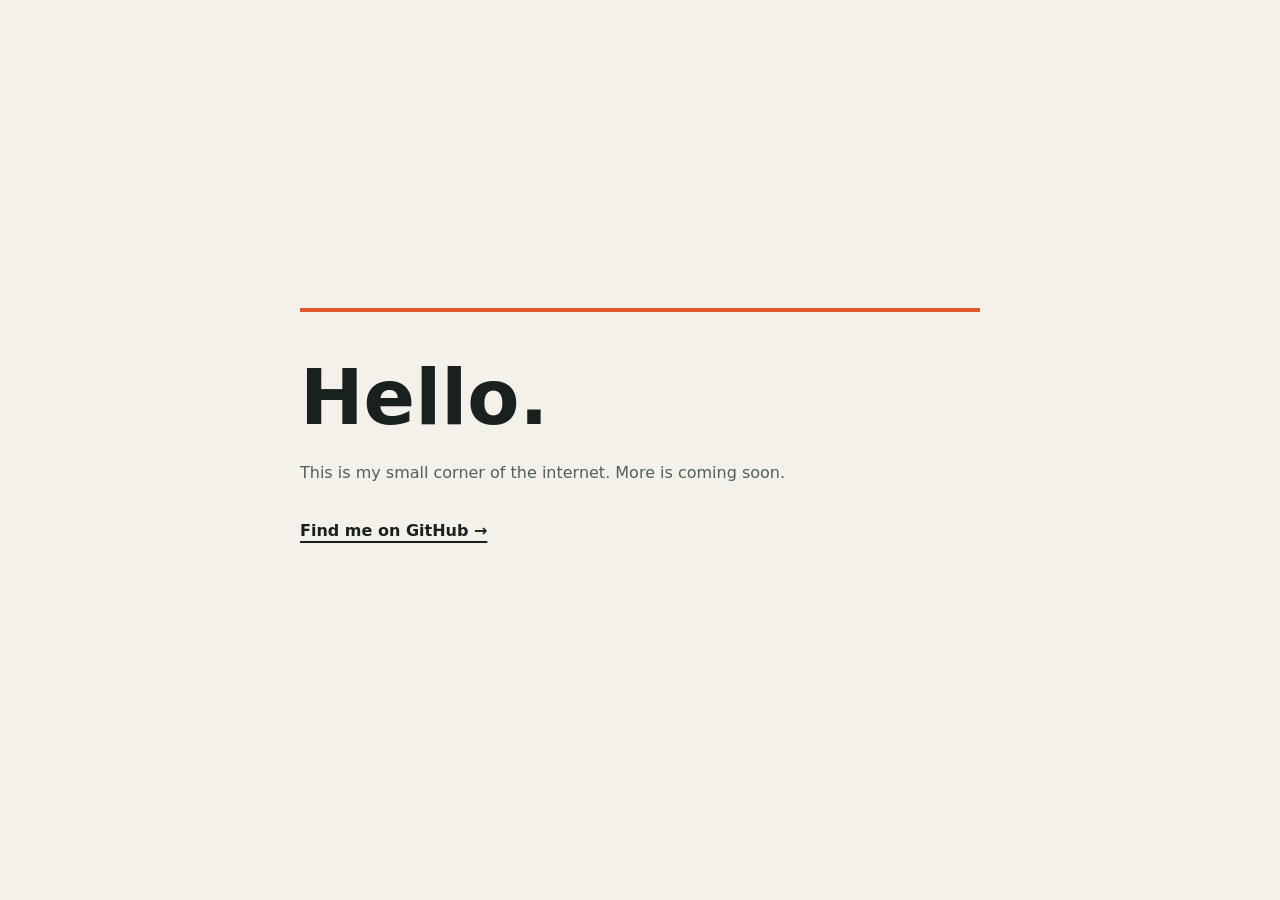
<file: index.html>
<!doctype html>
<html lang="en">
<head>
  <meta charset="utf-8">
  <meta name="viewport" content="width=device-width,initial-scale=1">
  <title>Rjmiyyy</title>
  <style>
    *{box-sizing:border-box}body{margin:0;min-height:100vh;display:grid;place-items:center;background:#f4f1ea;color:#18211d;font:16px/1.6 system-ui,sans-serif}main{width:min(680px,90%);border-top:4px solid #e4572e;padding:48px 0}h1{font-size:clamp(42px,10vw,76px);line-height:1;margin:0 0 24px}p{max-width:520px;color:#52605a}a{display:inline-block;margin-top:16px;color:#18211d;font-weight:700;text-decoration-thickness:2px;text-underline-offset:5px}@media(max-width:500px){main{padding:32px 0}}
  </style>
</head>
<body>
  <main>
    <h1>Hello.</h1>
    <p>This is my small corner of the internet. More is coming soon.</p>
    <a href="https://github.com/Rjmiyyy">Find me on GitHub &rarr;</a>
  </main>
</body>
</html>
</file>
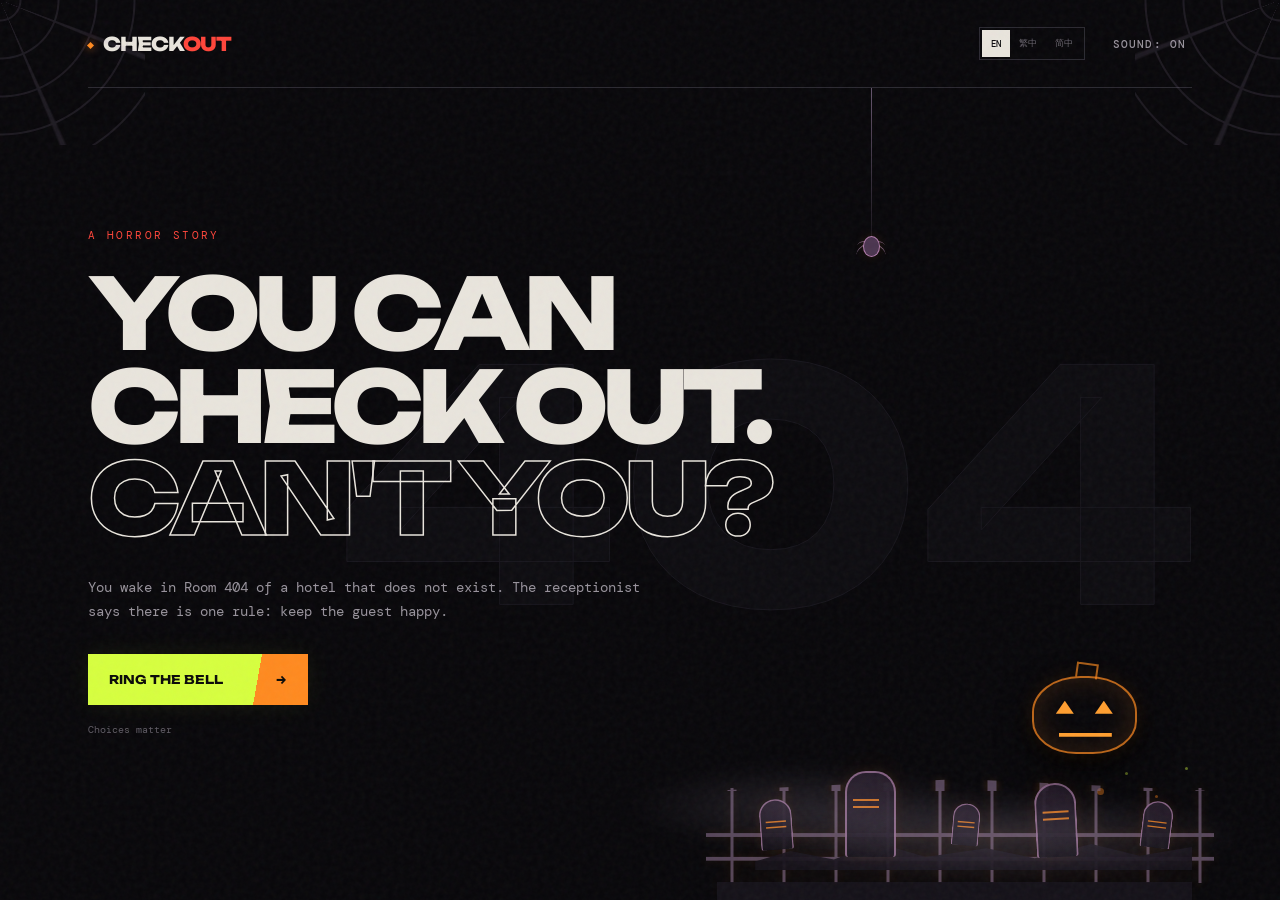
<file: game/index.html>
<!doctype html>
<html lang="en">
<head>
  <meta charset="UTF-8">
  <meta name="viewport" content="width=device-width, initial-scale=1.0">
  <meta name="theme-color" content="#0a090d">
  <title>CHECK OUT — A Horror Story</title>
  <link rel="preconnect" href="https://fonts.googleapis.com">
  <link rel="preconnect" href="https://fonts.gstatic.com" crossorigin>
  <link href="https://fonts.googleapis.com/css2?family=DM+Mono:wght@400;500&family=Unbounded:wght@500;700;800&display=swap" rel="stylesheet">
  <link rel="stylesheet" href="style.css">
  <link rel="stylesheet" href="final-overrides.css?v=4">
</head>
<body>
  <div class="noise"></div>
  <div class="halloween-sky" aria-hidden="true">
    <span class="moon"></span><span class="bat bat-one"></span><span class="bat bat-two"></span><span class="bat bat-three"></span>
  </div>
  <div class="cobweb web-left" aria-hidden="true"></div><div class="cobweb web-right" aria-hidden="true"></div>
  <div class="dead-branch branch-left" aria-hidden="true"></div><div class="dead-branch branch-right" aria-hidden="true"></div>
  <main class="game-shell">
    <header>
      <a class="brand" href="./">CHECK<span>OUT</span></a>
      <div class="header-actions">
        <div class="lang-switch" aria-label="Language">
          <button class="lang-btn active" data-lang="en">EN</button>
          <button class="lang-btn" data-lang="zh-Hant">繁中</button>
          <button class="lang-btn" data-lang="zh-Hans">简中</button>
        </div>
        <button id="soundBtn" class="icon-btn" aria-label="Toggle sound">SOUND: ON</button>
        <button id="restartBtn" class="icon-btn hidden" aria-label="Restart game">RESTART</button>
      </div>
    </header>

    <section id="startScreen" class="screen start-screen active">
      <div class="graveyard" aria-hidden="true"><i></i><i></i><i></i><i></i><i></i></div>
      <div class="iron-fence" aria-hidden="true"></div>
      <div class="hanging-spider" aria-hidden="true"><i></i></div>
      <div class="ground-mist mist-one" aria-hidden="true"></div><div class="ground-mist mist-two" aria-hidden="true"></div>
      <div class="jack-lantern" aria-hidden="true"><i class="pumpkin-eye left"></i><i class="pumpkin-eye right"></i><i class="pumpkin-mouth"></i></div>
      <div class="eyebrow">A HORROR STORY</div>
      <h1>YOU CAN<br>CHECK OUT.<br><em>CAN'T YOU?</em></h1>
      <p class="intro">You wake in Room 404 of a hotel that does not exist. The receptionist says there is one rule: keep the guest happy.</p>
      <button id="startBtn" class="primary-btn">RING THE BELL <span>→</span></button>
      <p class="tiny">Choices matter</p>
    </section>

    <section id="gameScreen" class="screen game-screen">
      <div class="story-panel">
        <div class="scene-meta"><span id="chapter">01 / ROOM 404</span><span id="time">03:33 AM</span></div>
        <div id="sceneIcon" class="scene-icon">◉</div>
        <h2 id="sceneTitle">The Wake-Up Call</h2>
        <div id="storyText" class="story-text"></div>
        <div id="choices" class="choices"></div>
      </div>

      <aside class="demon-panel">
        <div class="demon-card">
          <div class="demon-label">YOUR ROOMMATE</div>
          <div id="demonFace" class="demon-face" aria-label="A watching demon">
            <div class="horn left"></div><div class="horn right"></div>
            <div class="eye left"></div><div class="eye right"></div>
            <div class="mouth"></div>
          </div>
          <div class="mood-row"><span id="moodName">AMUSED</span><span id="moodValue">50%</span></div>
          <div class="meter"><div id="moodBar" class="meter-fill"></div></div>
          <p id="demonQuote" class="demon-quote">“Let's see what kind of guest you are.”</p>
        </div>
        <div class="inventory">
          <div class="side-title">POCKETS</div>
          <div id="items" class="items"><span class="empty">Nothing. Not even a phone.</span></div>
        </div>
        <div class="progress-wrap"><span>WAY OUT?</span><span id="progressText">0%</span><div class="progress"><div id="progressBar"></div></div></div>
      </aside>
    </section>

    <section id="resultScreen" class="screen result-screen">
      <div class="result-ornament" aria-hidden="true"><i></i><span></span><i></i></div>
      <div id="resultIcon" class="result-icon">☠</div>
      <div class="result-label">YOUR STATUS</div>
      <h2 id="resultStatus">DIED!</h2>
      <p id="resultHint">The hotel has made its decision.</p>
      <button id="viewEndingBtn" class="primary-btn">VIEW ENDING <span>→</span></button>
    </section>

    <section id="endScreen" class="screen end-screen">
      <div class="result-ornament end-ornament" aria-hidden="true"><i></i><span></span><i></i></div>
      <div id="endStamp" class="end-stamp">ENDING 1</div>
      <div id="endIcon" class="end-icon">☠</div>
      <h2 id="endTitle">DO NOT DISTURB</h2>
      <p id="endText"></p>
      <div id="endStats" class="end-stats"></div>
      <button id="againBtn" class="primary-btn">CHECK IN AGAIN <span>↻</span></button>
      <p class="tiny">Some exits only open when the demon is angry. Some when it is happy.</p>
    </section>
  </main>
  <div id="flash" class="flash"></div>
  <script src="i18n.js"></script>
  <script src="game.js"></script>
</body>
</html>
</file>
<file: game/style.css>
:root{--ink:#e9e5dd;--dim:#98939c;--red:#ff453a;--acid:#d7ff3f;--panel:#111015;--line:#2b2931;--mood:#d7ff3f}*{box-sizing:border-box}html,body{margin:0;min-height:100%;background:#08070a;color:var(--ink);font-family:'DM Mono',monospace}body{overflow-x:hidden}.noise{position:fixed;inset:0;pointer-events:none;opacity:.055;z-index:20;background-image:url("data:image/svg+xml,%3Csvg viewBox='0 0 180 180' xmlns='http://www.w3.org/2000/svg'%3E%3Cfilter id='n'%3E%3CfeTurbulence type='fractalNoise' baseFrequency='.9' numOctaves='4' stitchTiles='stitch'/%3E%3C/filter%3E%3Crect width='100%25' height='100%25' filter='url(%23n)' opacity='.8'/%3E%3C/svg%3E")}.game-shell{width:min(1180px,100%);min-height:100vh;margin:auto;padding:0 38px}header{height:88px;display:flex;align-items:center;justify-content:space-between;border-bottom:1px solid var(--line)}.brand{font-family:Unbounded,sans-serif;font-weight:800;color:var(--ink);text-decoration:none;font-size:19px;letter-spacing:-1px}.brand span{color:var(--red)}.header-actions{display:flex;gap:22px}.icon-btn{background:none;border:0;color:var(--dim);font:500 11px 'DM Mono';letter-spacing:.1em;cursor:pointer}.icon-btn:hover{color:var(--ink)}.hidden{display:none!important}.screen{display:none}.screen.active{display:flex}.start-screen{min-height:calc(100vh - 88px);flex-direction:column;justify-content:center;align-items:flex-start;padding:56px 0 70px;position:relative}.start-screen:after{content:'404';position:absolute;right:-10px;top:50%;transform:translateY(-53%);font:800 clamp(150px,25vw,330px)/1 Unbounded;color:#0d0c10;z-index:-1;-webkit-text-stroke:1px #17151c}.eyebrow,.end-stamp{color:var(--red);font-size:11px;letter-spacing:.22em;margin-bottom:25px}.start-screen h1{font:800 clamp(48px,7.7vw,102px)/.94 Unbounded;margin:0;letter-spacing:-.07em}.start-screen h1 em{font-style:normal;color:transparent;-webkit-text-stroke:1.5px var(--ink)}.intro{max-width:560px;color:var(--dim);font-size:14px;line-height:1.75;margin:30px 0}.primary-btn{border:0;background:var(--acid);color:#0a0a08;font:700 12px Unbounded;padding:18px 21px;min-width:220px;display:flex;justify-content:space-between;cursor:pointer;box-shadow:0 0 0 var(--acid);transition:.2s}.primary-btn:hover{transform:translate(-3px,-3px);box-shadow:6px 6px 0 #535f1f}.tiny{color:#5f5b64;font-size:10px;margin-top:18px}.game-screen{padding:46px 0 70px;gap:55px;align-items:flex-start}.story-panel{flex:1;min-width:0}.scene-meta{display:flex;justify-content:space-between;color:var(--red);font-size:10px;letter-spacing:.16em;border-bottom:1px solid var(--line);padding-bottom:14px}.scene-icon{font-size:35px;color:var(--acid);margin:42px 0 18px;text-shadow:0 0 20px currentColor}.story-panel h2,.end-screen h2{font:700 clamp(28px,4vw,49px)/1.08 Unbounded;letter-spacing:-.045em;margin:0 0 26px}.story-text{font-size:14px;line-height:1.8;color:#b9b4bc;min-height:118px}.story-text p{margin:0 0 12px}.story-text strong{color:var(--ink);font-weight:500}.choices{display:grid;gap:10px;margin-top:30px}.choice{width:100%;display:flex;align-items:center;text-align:left;gap:15px;padding:16px 18px;color:var(--ink);background:#0d0c10;border:1px solid var(--line);font:12px/1.4 'DM Mono';cursor:pointer;transition:.15s}.choice b{color:var(--red);font-weight:500}.choice:hover{border-color:var(--acid);background:#12140e;transform:translateX(4px)}.choice:disabled{opacity:.5}.demon-panel{width:305px;flex-shrink:0;position:sticky;top:28px}.demon-card{background:var(--panel);border:1px solid var(--line);padding:19px}.demon-label,.side-title{font-size:9px;letter-spacing:.2em;color:#69656e}.demon-face{height:185px;position:relative;margin:8px 0 5px;transition:.4s;filter:drop-shadow(0 0 16px color-mix(in srgb,var(--mood) 25%,transparent))}.demon-face:before{content:'';position:absolute;left:50%;top:41px;transform:translateX(-50%);width:125px;height:128px;background:#09080b;border:1px solid #3e3944;border-radius:47% 47% 40% 40%;box-shadow:inset 0 -25px 35px #160b10}.horn{position:absolute;width:35px;height:67px;border:2px solid #4a454f;border-bottom:0;top:18px;z-index:-1}.horn.left{left:58px;border-radius:70% 0 0;transform:rotate(-25deg)}.horn.right{right:58px;border-radius:0 70% 0 0;transform:rotate(25deg)}.eye{position:absolute;top:92px;width:27px;height:8px;background:var(--mood);z-index:2;box-shadow:0 0 13px var(--mood);transition:.4s}.eye.left{left:83px;transform:rotate(8deg)}.eye.right{right:83px;transform:rotate(-8deg)}.mouth{position:absolute;z-index:2;left:50%;top:130px;transform:translateX(-50%);width:43px;height:13px;border-bottom:2px solid var(--mood);border-radius:50%;transition:.4s}.mood-row{display:flex;justify-content:space-between;font-size:10px;color:var(--mood)}.meter{height:4px;background:#29262e;margin:9px 0 17px}.meter-fill{width:50%;height:100%;background:var(--mood);box-shadow:0 0 8px var(--mood);transition:.5s}.demon-quote{font-size:10px;color:#85808a;line-height:1.55;min-height:44px;margin:0}.inventory{padding:18px 3px;border-bottom:1px solid var(--line)}.items{display:flex;flex-wrap:wrap;gap:7px;margin-top:12px}.item{font-size:9px;color:#aba6af;border:1px solid #39363e;padding:6px 8px}.empty{font-size:9px;color:#58545c}.progress-wrap{font-size:9px;color:#69656e;padding-top:18px;display:grid;grid-template-columns:1fr auto;gap:8px}.progress{grid-column:1/-1;height:2px;background:#25232a}.progress div{height:100%;width:0;background:var(--red);transition:.5s}.end-screen{min-height:calc(100vh - 88px);padding:55px 0 70px;flex-direction:column;align-items:center;justify-content:center;text-align:center}.end-icon{font-size:60px;color:var(--red);margin:3px 0 18px}.end-screen h2{max-width:850px}.end-screen>p:not(.tiny){max-width:610px;color:#aaa5ae;font-size:14px;line-height:1.75;margin:0 0 25px}.end-stats{display:flex;gap:1px;margin:0 0 30px;background:var(--line)}.stat{min-width:130px;background:#0d0c10;padding:13px}.stat b{display:block;color:var(--acid);font:700 16px Unbounded;margin-bottom:6px}.stat span{font-size:8px;letter-spacing:.12em;color:#76717b}.end-screen .primary-btn{margin:auto}.flash{position:fixed;inset:0;background:#fff;opacity:0;pointer-events:none;z-index:100}.flash.go{animation:flash .35s}@keyframes flash{0%{opacity:0}20%{opacity:.65}100%{opacity:0}}@media(max-width:780px){.game-shell{padding:0 20px}header{height:70px}.start-screen,.end-screen{min-height:calc(100vh - 70px)}.start-screen h1{font-size:clamp(42px,13vw,70px)}.game-screen{flex-direction:column;padding-top:28px;gap:28px}.demon-panel{width:100%;position:static;display:grid;grid-template-columns:1fr 1fr;gap:10px}.demon-card{grid-column:1/-1;display:grid;grid-template-columns:125px 1fr;column-gap:18px}.demon-label{grid-column:1/-1}.demon-face{height:130px;grid-row:2/6}.demon-face:before{width:90px;height:96px;top:24px}.horn{top:10px;height:50px}.horn.left{left:8px}.horn.right{right:8px}.eye{top:62px;width:19px}.eye.left{left:38px}.eye.right{right:38px}.mouth{top:92px}.mood-row{align-self:end}.inventory{padding:15px;border:1px solid var(--line)}.progress-wrap{padding:15px;border:1px solid var(--line)}.scene-icon{margin-top:27px}.end-stats{flex-wrap:wrap;justify-content:center}.stat{min-width:105px}}
.result-screen{min-height:calc(100vh - 88px);padding:55px 0 70px;flex-direction:column;align-items:center;justify-content:center;text-align:center}.result-icon{font-size:72px;color:var(--red);margin-bottom:20px;text-shadow:0 0 28px currentColor}.result-label{font-size:10px;letter-spacing:.25em;color:var(--dim);margin-bottom:18px}.result-screen h2{font:800 clamp(54px,9vw,112px)/.95 Unbounded;letter-spacing:-.07em;margin:0;color:var(--red)}.result-screen p{color:#88838d;font-size:13px;margin:25px 0 32px}.result-screen .primary-btn{margin:auto}.result-screen.escaped .result-icon,.result-screen.escaped h2{color:#75ffba}.result-screen.trapped .result-icon,.result-screen.trapped h2{color:#ffd45a}.result-screen.changed .result-icon,.result-screen.changed h2{color:#c58cff}@media(max-width:780px){.result-screen{min-height:calc(100vh - 70px)}}
.lang-switch{display:flex;border:1px solid var(--line);padding:2px}.lang-btn{border:0;background:transparent;color:#69656e;font:500 9px 'DM Mono';padding:7px 9px;cursor:pointer}.lang-btn:hover{color:var(--ink)}.lang-btn.active{background:var(--ink);color:#0a090d}.header-actions{align-items:center}@media(max-width:600px){header{height:auto;min-height:70px;padding:12px 0;align-items:flex-start}.header-actions{gap:8px;flex-wrap:wrap;justify-content:flex-end}.lang-switch{order:2;width:100%}.lang-btn{flex:1;padding:6px}.icon-btn{padding-top:8px}.brand{padding-top:7px}}
@keyframes shake{0%,100%{transform:translateX(0)}25%{transform:translateX(-5px)}75%{transform:translateX(5px)}}.shake{animation:shake .25s 2}

/* Homepage graveyard scene */
.graveyard{position:absolute;right:0;bottom:0;width:43%;height:170px;z-index:-1;opacity:.42;border-bottom:18px solid #16121a;filter:drop-shadow(0 -5px 18px rgba(255,138,31,.04))}.graveyard:before{content:'';position:absolute;left:8%;right:0;bottom:12px;height:42px;background:#16121a;clip-path:polygon(0 80%,8% 55%,18% 75%,28% 35%,39% 69%,53% 48%,64% 72%,77% 38%,88% 66%,100% 45%,100% 100%,0 100%)}.graveyard i{position:absolute;bottom:25px;width:42px;height:65px;border:2px solid #33283a;border-bottom:0;border-radius:21px 21px 3px 3px;background:linear-gradient(180deg,#131016,#0d0b10)}.graveyard i:before{content:'';position:absolute;width:26px;height:2px;background:#ff8a1f;left:6px;top:26px;opacity:.22;box-shadow:0 7px 0 #ff8a1f}.graveyard i:nth-child(1){left:8%;transform:scale(.78) rotate(-4deg)}.graveyard i:nth-child(2){left:27%;height:86px;width:51px}.graveyard i:nth-child(3){left:48%;transform:scale(.65) rotate(5deg)}.graveyard i:nth-child(4){left:67%;height:74px;transform:rotate(-3deg)}.graveyard i:nth-child(5){right:3%;transform:scale(.72) rotate(7deg)}.iron-fence{position:absolute;right:-2%;bottom:17px;width:46%;height:95px;z-index:-2;opacity:.22;background:repeating-linear-gradient(90deg,transparent 0 24px,#8c718f 25px 27px,transparent 28px 52px),linear-gradient(transparent 47%,#8c718f 48% 51%,transparent 52% 72%,#8c718f 73% 76%,transparent 77%)}.iron-fence:before{content:'';position:absolute;inset:-9px 0 auto;height:12px;background:repeating-linear-gradient(90deg,transparent 0 21px,#8c718f 22px 30px,transparent 31px 52px);clip-path:polygon(0 100%,50% 0,100% 100%)}.hanging-spider{position:absolute;right:29%;top:0;width:1px;height:152px;background:linear-gradient(#63536b,rgba(99,83,107,.15));opacity:.42}.hanging-spider:after{content:'';position:absolute;bottom:-16px;left:-7px;width:15px;height:19px;border-radius:50%;background:#241b29;box-shadow:0 0 0 1px #6a526d}.hanging-spider i:before,.hanging-spider i:after{content:'';position:absolute;bottom:-19px;left:-15px;width:30px;height:16px;border-top:1px solid #795f7d;border-radius:50%;transform:rotate(20deg)}.hanging-spider i:after{transform:rotate(-20deg)}.ground-mist{position:absolute;right:-6%;bottom:20px;width:48%;height:90px;border-radius:50%;background:radial-gradient(ellipse,rgba(146,125,154,.1),transparent 67%);filter:blur(9px);animation:mistDrift 9s ease-in-out infinite;z-index:-1}.mist-two{right:18%;bottom:48px;width:34%;opacity:.6;animation-delay:-4s}.start-screen:before{content:'';position:absolute;right:8%;bottom:105px;width:7px;height:7px;border-radius:50%;background:#ff8a1f;box-shadow:26px -18px 0 -2px #d7ff3f,56px 5px 0 -2px #ff8a1f,86px -23px 0 -2px #d7ff3f;opacity:.4;animation:firefly 4s ease-in-out infinite}@keyframes mistDrift{0%,100%{translate:0 0;scale:1}50%{translate:-25px -3px;scale:1.08}}@keyframes firefly{0%,100%{opacity:.2;filter:blur(0)}50%{opacity:.65;filter:blur(1px)}}@media(max-width:780px){.graveyard{width:70%;height:125px;opacity:.3}.graveyard i{transform:scale(.62)!important;transform-origin:bottom}.iron-fence{width:72%;height:72px}.hanging-spider{right:18%;height:110px}.ground-mist{width:75%}.jack-lantern{z-index:1}}@media(prefers-reduced-motion:reduce){.ground-mist,.start-screen:before{animation:none}}

/* Bright orange accent and mood-reactive demon */
:root{--halloween:#ff8a1f}.moon{background:var(--halloween)!important;opacity:.14!important;box-shadow:0 0 62px rgba(255,138,31,.38)!important}.bat,.bat:before,.bat:after{background:#ff8a1f!important}.bat{opacity:.22!important}.jack-lantern{border-color:rgba(255,138,31,.72)!important;box-shadow:inset 0 0 30px rgba(255,138,31,.16),0 0 20px rgba(255,138,31,.1),0 15px 35px #000!important}.jack-lantern:before{border-color:rgba(255,138,31,.65)!important}.pumpkin-eye{background:#ff9e2f!important;filter:drop-shadow(0 0 8px #ff7b00)!important}.pumpkin-mouth{border-color:#ff9e2f!important}.brand:before,.choice:after{background:var(--halloween)!important;box-shadow:0 0 10px rgba(255,138,31,.5)}.primary-btn{background:linear-gradient(100deg,#d7ff3f 0 76%,#ff8a1f 76%)!important}.demon-card:after,.result-ornament span{border-color:var(--halloween)!important;box-shadow:0 0 10px rgba(255,138,31,.45)}.result-ornament i{background:linear-gradient(90deg,transparent,var(--halloween))!important}.scene-icon{filter:drop-shadow(0 0 12px rgba(255,138,31,.35))}.demon-face .eye,.demon-face .mouth{transition:.35s}.demon-face.happy .eye.left{transform:rotate(13deg)}.demon-face.happy .eye.right{transform:rotate(-13deg)}.demon-face.happy .mouth{top:126px;width:55px;height:29px;border:2px solid var(--mood);border-top:0;border-radius:0 0 55% 55%;box-shadow:0 8px 9px -8px var(--mood)}.demon-face.happy .mouth:before,.demon-face.happy .mouth:after{content:'';position:absolute;top:1px;width:0;height:0;border-left:5px solid transparent;border-right:5px solid transparent;border-top:9px solid var(--mood)}.demon-face.happy .mouth:before{left:8px}.demon-face.happy .mouth:after{right:8px}.demon-face.annoyed .eye.left{transform:rotate(-12deg)}.demon-face.annoyed .eye.right{transform:rotate(12deg)}.demon-face.annoyed .mouth{top:139px;width:38px;height:9px;border-bottom:0;border-top:2px solid var(--mood);border-radius:45%}.demon-face.furious{animation:demonRage .16s 3}.demon-face.furious .eye{height:11px;width:32px;top:87px;background:#ff612e;box-shadow:0 0 18px #ff3d18}.demon-face.furious .eye.left{left:78px;transform:rotate(-24deg)}.demon-face.furious .eye.right{right:78px;transform:rotate(24deg)}.demon-face.furious .mouth{top:126px;width:57px;height:28px;border:2px solid #ff612e;border-bottom-width:5px;border-radius:45% 45% 18% 18%;background:repeating-linear-gradient(90deg,transparent 0 8px,#ff612e 9px 10px)}.demon-face.furious:before{border-color:#70281d;box-shadow:inset 0 -25px 35px #290708,0 0 25px rgba(255,55,25,.14)}@keyframes demonRage{0%,100%{translate:0}50%{translate:2px -1px}}@media(max-width:780px){.demon-face.happy .mouth,.demon-face.furious .mouth{top:91px}.demon-face.annoyed .mouth{top:100px}.demon-face.furious .eye{top:59px;width:23px}.demon-face.furious .eye.left{left:35px}.demon-face.furious .eye.right{right:35px}}

/* Dark Halloween layer — CSS silhouettes, no emoji */
body:before{content:'';position:fixed;inset:0;z-index:-3;background:radial-gradient(circle at 81% 17%,rgba(208,94,31,.08),transparent 23%),radial-gradient(circle at 10% 85%,rgba(90,48,124,.08),transparent 29%),linear-gradient(180deg,#09070c,#08070a 58%,#0d080d)}.halloween-sky{position:fixed;inset:0;pointer-events:none;z-index:-1;overflow:hidden}.moon{position:absolute;right:6vw;top:115px;width:112px;height:112px;border-radius:50%;background:#c76f35;opacity:.1;box-shadow:0 0 55px rgba(222,108,40,.3)}.moon:after{content:'';position:absolute;width:105px;height:105px;left:-22px;top:-10px;border-radius:50%;background:#08070a}.bat{position:absolute;width:32px;height:11px;border-radius:50% 50% 0 0;background:#6e4a80;opacity:.26;animation:batFloat 8s ease-in-out infinite}.bat:before,.bat:after{content:'';position:absolute;width:22px;height:14px;background:#6e4a80;top:2px}.bat:before{right:20px;clip-path:polygon(100% 0,100% 100%,48% 55%,0 100%,15% 0)}.bat:after{left:20px;clip-path:polygon(0 0,0 100%,52% 55%,100% 100%,85% 0)}.bat-one{right:20%;top:21%}.bat-two{right:32%;top:35%;transform:scale(.66);animation-delay:-3s}.bat-three{left:7%;top:28%;transform:scale(.8);animation-delay:-5s}.cobweb{position:fixed;width:145px;height:145px;top:0;pointer-events:none;opacity:.13;z-index:4;background:repeating-radial-gradient(circle at 0 0,transparent 0 19px,#a995b8 20px 21px,transparent 22px 38px),repeating-conic-gradient(from 0deg at 0 0,transparent 0deg 20deg,#a995b8 21deg 22deg,transparent 23deg 45deg)}.web-left{left:0}.web-right{right:0;transform:scaleX(-1)}.dead-branch{position:fixed;bottom:9%;width:170px;height:3px;background:#2a202b;opacity:.45;z-index:-1;transform:rotate(-18deg)}.dead-branch:before,.dead-branch:after{content:'';position:absolute;width:90px;height:2px;background:#2a202b;right:22px;transform-origin:right}.dead-branch:before{transform:rotate(42deg)}.dead-branch:after{transform:rotate(-38deg)}.branch-left{left:-55px}.branch-right{right:-55px;transform:scaleX(-1) rotate(-18deg)}.jack-lantern{position:absolute;right:5%;bottom:9%;width:105px;height:78px;border:2px solid rgba(207,98,37,.42);border-radius:46% 46% 42% 42%;box-shadow:inset 0 0 25px rgba(195,71,22,.12),0 15px 35px #000;animation:pumpkinBob 5s ease-in-out infinite}.jack-lantern:before{content:'';position:absolute;width:18px;height:13px;border:2px solid rgba(207,98,37,.35);border-bottom:0;left:42px;top:-15px;transform:rotate(8deg)}.pumpkin-eye{position:absolute;top:23px;width:18px;height:13px;background:rgba(232,119,43,.5);clip-path:polygon(50% 0,100% 100%,0 100%);filter:drop-shadow(0 0 6px #d86828)}.pumpkin-eye.left{left:22px}.pumpkin-eye.right{right:22px}.pumpkin-mouth{position:absolute;left:25px;bottom:15px;width:53px;height:18px;border-bottom:4px solid rgba(232,119,43,.48);clip-path:polygon(0 0,18% 55%,34% 0,51% 55%,68% 0,85% 55%,100% 0,100% 100%,0 100%)}.brand:before{content:'';display:inline-block;width:5px;height:5px;background:#cf642a;transform:rotate(45deg);margin:0 10px 3px 0;box-shadow:0 0 9px #cf642a}.primary-btn{background:linear-gradient(100deg,#d7ff3f 0 76%,#ba5728 76%);box-shadow:0 0 26px rgba(215,255,63,.07)}.demon-card{position:relative;overflow:hidden;border-color:#392c42}.demon-card:after{content:'';position:absolute;right:12px;top:12px;width:11px;height:11px;border:1px solid rgba(201,91,35,.45);transform:rotate(45deg)}.choice{position:relative;overflow:hidden}.choice:after{content:'';position:absolute;right:17px;width:6px;height:6px;background:#b95727;opacity:0;transform:scale(.5) rotate(0);transition:.2s}.choice:hover:after{opacity:.7;transform:scale(1) rotate(45deg)}.scene-icon{filter:drop-shadow(0 0 10px rgba(186,87,40,.25))}.result-ornament{display:flex;align-items:center;gap:14px;margin-bottom:20px}.result-ornament i{display:block;width:54px;height:1px;background:linear-gradient(90deg,transparent,#a4512b)}.result-ornament i:last-child{transform:scaleX(-1)}.result-ornament span{display:block;width:9px;height:9px;border:1px solid #b75b30;transform:rotate(45deg);box-shadow:0 0 10px rgba(183,91,48,.35)}.result-screen:before,.end-screen:before{content:'';position:absolute;width:min(680px,85vw);height:min(680px,85vw);border:1px solid rgba(126,81,151,.1);border-radius:50%;box-shadow:0 0 90px rgba(92,47,121,.08),inset 0 0 70px rgba(176,76,28,.03);z-index:-1}.result-screen,.end-screen{position:relative}@keyframes batFloat{0%,100%{translate:0 0;rotate:4deg}50%{translate:-20px -12px;rotate:-7deg}}@keyframes pumpkinBob{0%,100%{transform:translateY(0)}50%{transform:translateY(-5px)}}@media(max-width:780px){.moon{width:76px;height:76px;top:140px}.moon:after{width:72px;height:72px}.jack-lantern{width:74px;height:56px;right:4%;bottom:3%}.jack-lantern:before{left:29px}.pumpkin-eye{top:16px;width:13px;height:10px}.pumpkin-eye.left{left:15px}.pumpkin-eye.right{right:15px}.pumpkin-mouth{left:17px;bottom:9px;width:38px;height:14px}.cobweb{width:85px;height:85px}.bat-three{display:none}.dead-branch{width:105px}.result-ornament i{width:38px}}@media(prefers-reduced-motion:reduce){.bat,.jack-lantern{animation:none}}
</file>
<file: game/final-overrides.css>
/* Final homepage visibility layer: scenery sits above the black background. */
.start-screen{isolation:isolate}.start-screen>.eyebrow,.start-screen>h1,.start-screen>.intro,.start-screen>.primary-btn,.start-screen>.tiny{position:relative;z-index:5}.start-screen:after{z-index:0!important}.graveyard{z-index:2!important;opacity:.92!important}.graveyard i{border-color:#8e688a!important;background:linear-gradient(180deg,#251b29,#110e15)!important;box-shadow:0 0 12px rgba(255,138,31,.08)}.graveyard i:before{opacity:.85!important}.iron-fence{z-index:1!important;opacity:.58!important}.iron-fence,.iron-fence:before{filter:drop-shadow(0 0 4px rgba(255,138,31,.18))}.ground-mist{z-index:3!important;opacity:.9!important;pointer-events:none;background:radial-gradient(ellipse,rgba(196,177,205,.23),transparent 68%)!important}.mist-two{opacity:.65!important}.hanging-spider{z-index:4!important;opacity:1!important}.hanging-spider:after{background:#4b354f!important;box-shadow:0 0 0 1px #b17cac,0 0 12px rgba(255,138,31,.16)!important}.jack-lantern{z-index:4!important;bottom:18%!important}

/* Final furious state: attack-ready brows, hostile eyes and clenched teeth. */
.demon-face.annoyed .eye{top:91px!important;width:34px!important;height:7px!important;border-radius:0 60% 10% 40%!important;background:#ff8a1f!important;box-shadow:0 0 10px rgba(255,138,31,.7)!important}.demon-face.annoyed .eye.left{left:77px!important;transform:rotate(22deg)!important}.demon-face.annoyed .eye.right{right:77px!important;transform:scaleX(-1) rotate(22deg)!important}.demon-face.annoyed .eye:before{content:'';position:absolute;left:-2px;top:-10px;width:39px;height:5px;background:#ff9a3c;box-shadow:0 0 4px rgba(255,138,31,.55)}.demon-face.annoyed .eye.left:before,.demon-face.annoyed .eye.right:before{transform:rotate(18deg)}.demon-face.annoyed .mouth{top:124px!important;width:62px!important;height:31px!important;border:3px solid #ff8a1f!important;border-radius:8px 8px 3px 3px!important;background:repeating-linear-gradient(90deg,#ddd7cb 0 8px,#ff8a1f 9px 11px)!important;box-shadow:0 0 8px rgba(255,138,31,.3)!important}.demon-face.annoyed .mouth:before{content:'';position:absolute;left:0;right:0;top:12px;height:3px;background:#ff8a1f}.demon-face.annoyed .mouth:after{content:''!important;position:absolute;left:-7px;right:-7px;bottom:-6px;height:2px;background:#ff8a1f;transform:rotate(-1deg)}
.demon-face.furious .eye{top:91px!important;width:34px!important;height:7px!important;border-radius:0 60% 10% 40%!important;background:#ff3d18!important;box-shadow:0 0 20px #ff3d18!important}.demon-face.furious .eye.left{left:77px!important;transform:rotate(22deg)!important}.demon-face.furious .eye.right{right:77px!important;transform:scaleX(-1) rotate(22deg)!important}.demon-face.furious .eye:before{content:'';position:absolute;left:-2px;top:-10px;width:39px;height:5px;background:#ff612e;box-shadow:0 0 8px #ff3d18}.demon-face.furious .eye.left:before,.demon-face.furious .eye.right:before{transform:rotate(18deg)}.demon-face.furious .mouth{top:124px!important;width:62px!important;height:31px!important;border:3px solid #ff3d18!important;border-radius:8px 8px 3px 3px!important;background:repeating-linear-gradient(90deg,#eee8db 0 8px,#ff3d18 9px 11px)!important;box-shadow:0 0 15px rgba(255,61,24,.55)!important}.demon-face.furious .mouth:before{content:'';position:absolute;left:0;right:0;top:12px;height:3px;background:#ff3d18}.demon-face.furious .mouth:after{content:'';position:absolute;left:-10px;right:-10px;bottom:-8px;height:3px;background:#ff3d18;transform:rotate(-2deg)}
@media(max-width:780px){.graveyard{width:70%;height:125px;opacity:.9!important}.iron-fence{opacity:.5!important}.ground-mist{opacity:.78!important}.hanging-spider{opacity:.9!important}.jack-lantern{bottom:13%!important}.demon-face.annoyed .eye,.demon-face.furious .eye{top:63px!important;width:25px!important}.demon-face.annoyed .eye.left,.demon-face.furious .eye.left{left:34px!important}.demon-face.annoyed .eye.right,.demon-face.furious .eye.right{right:34px!important}.demon-face.annoyed .eye:before,.demon-face.furious .eye:before{width:28px}.demon-face.annoyed .mouth,.demon-face.furious .mouth{top:89px!important;width:47px!important;height:25px!important}.demon-face.annoyed .mouth:before,.demon-face.furious .mouth:before{top:9px}}
</file>
